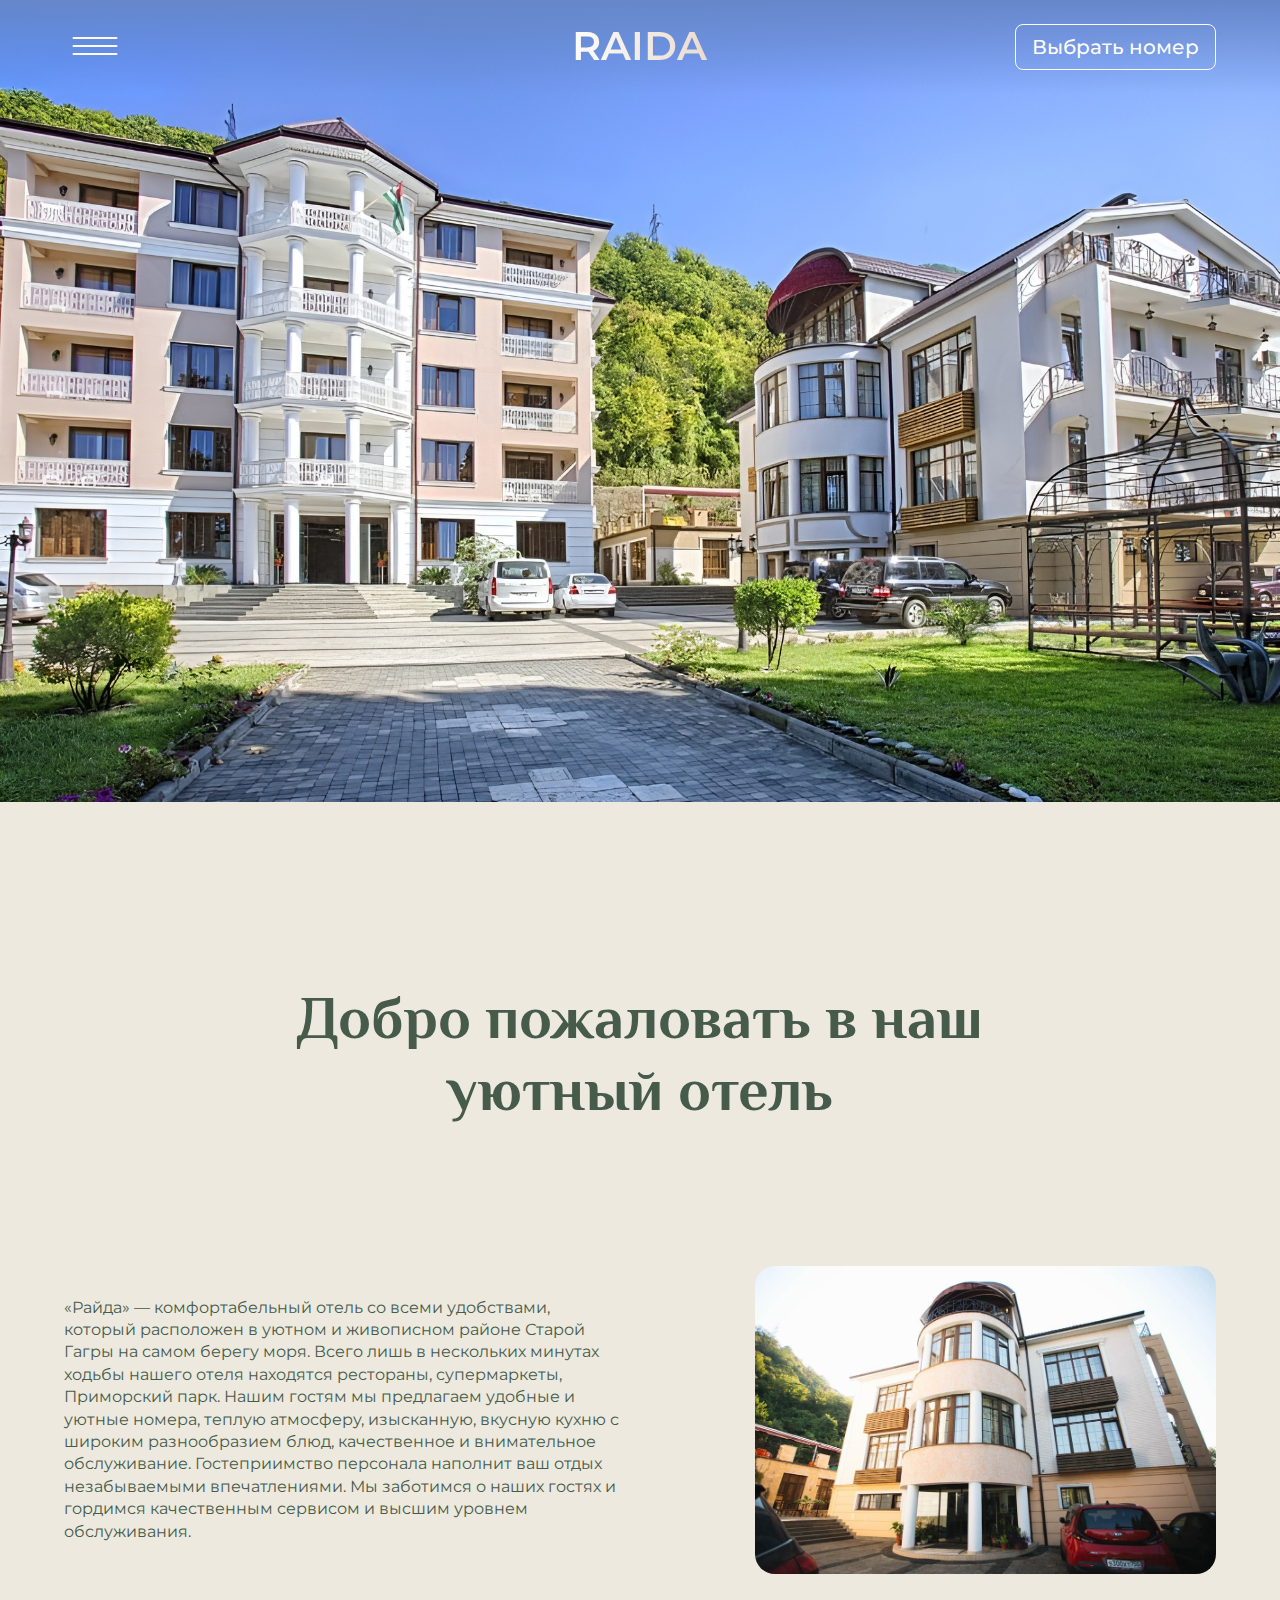
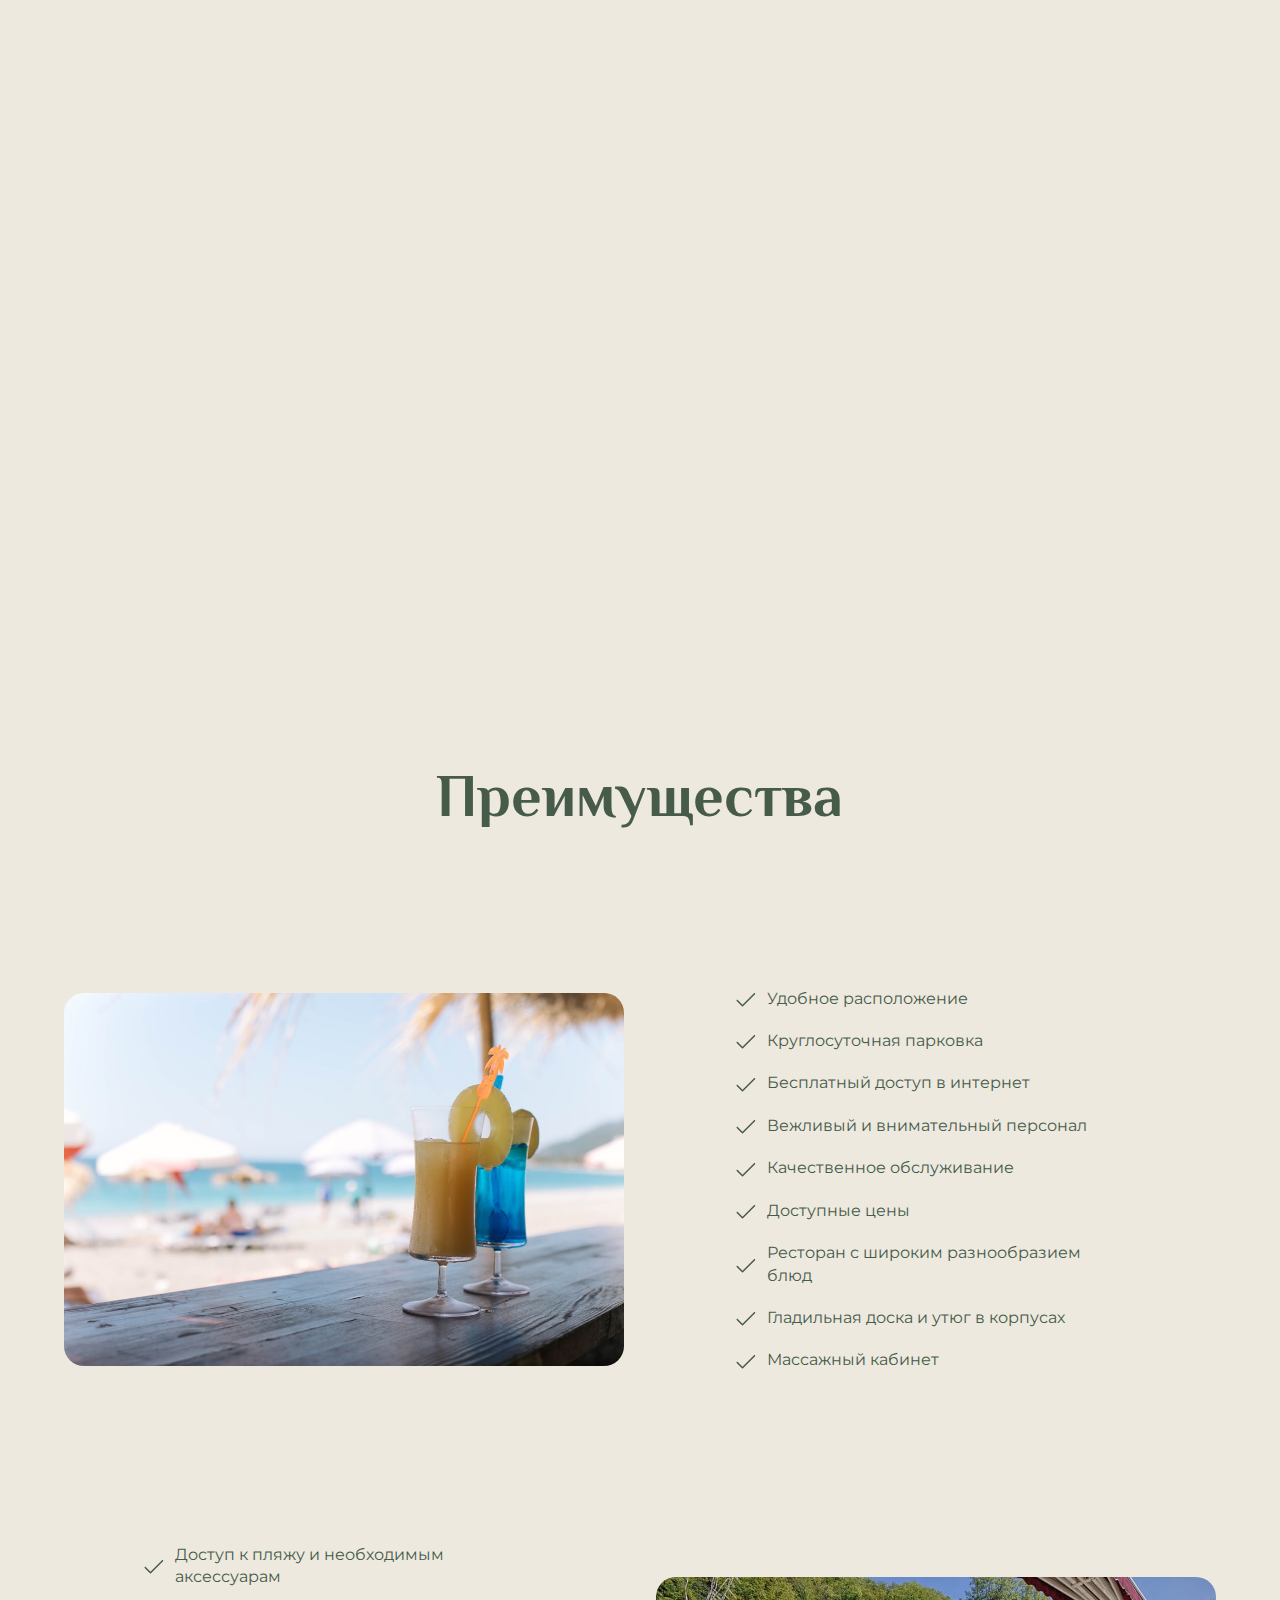
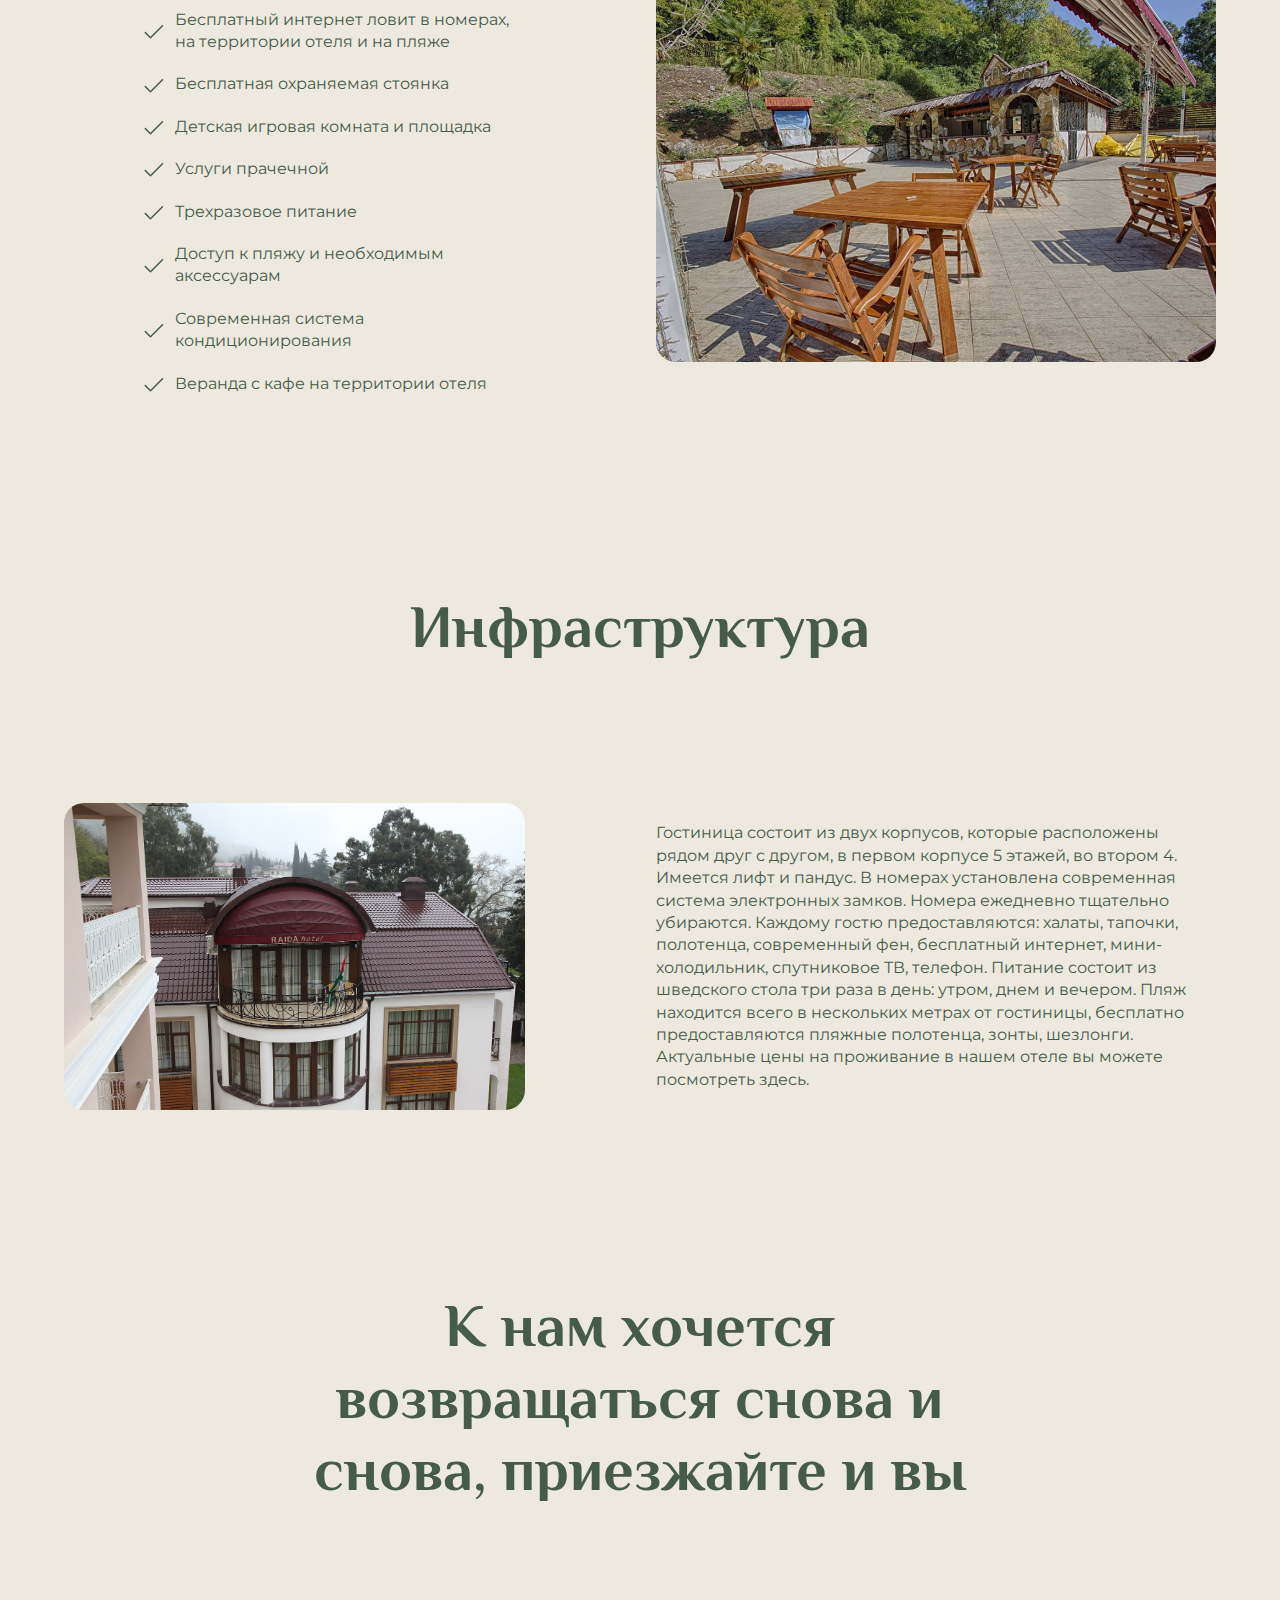
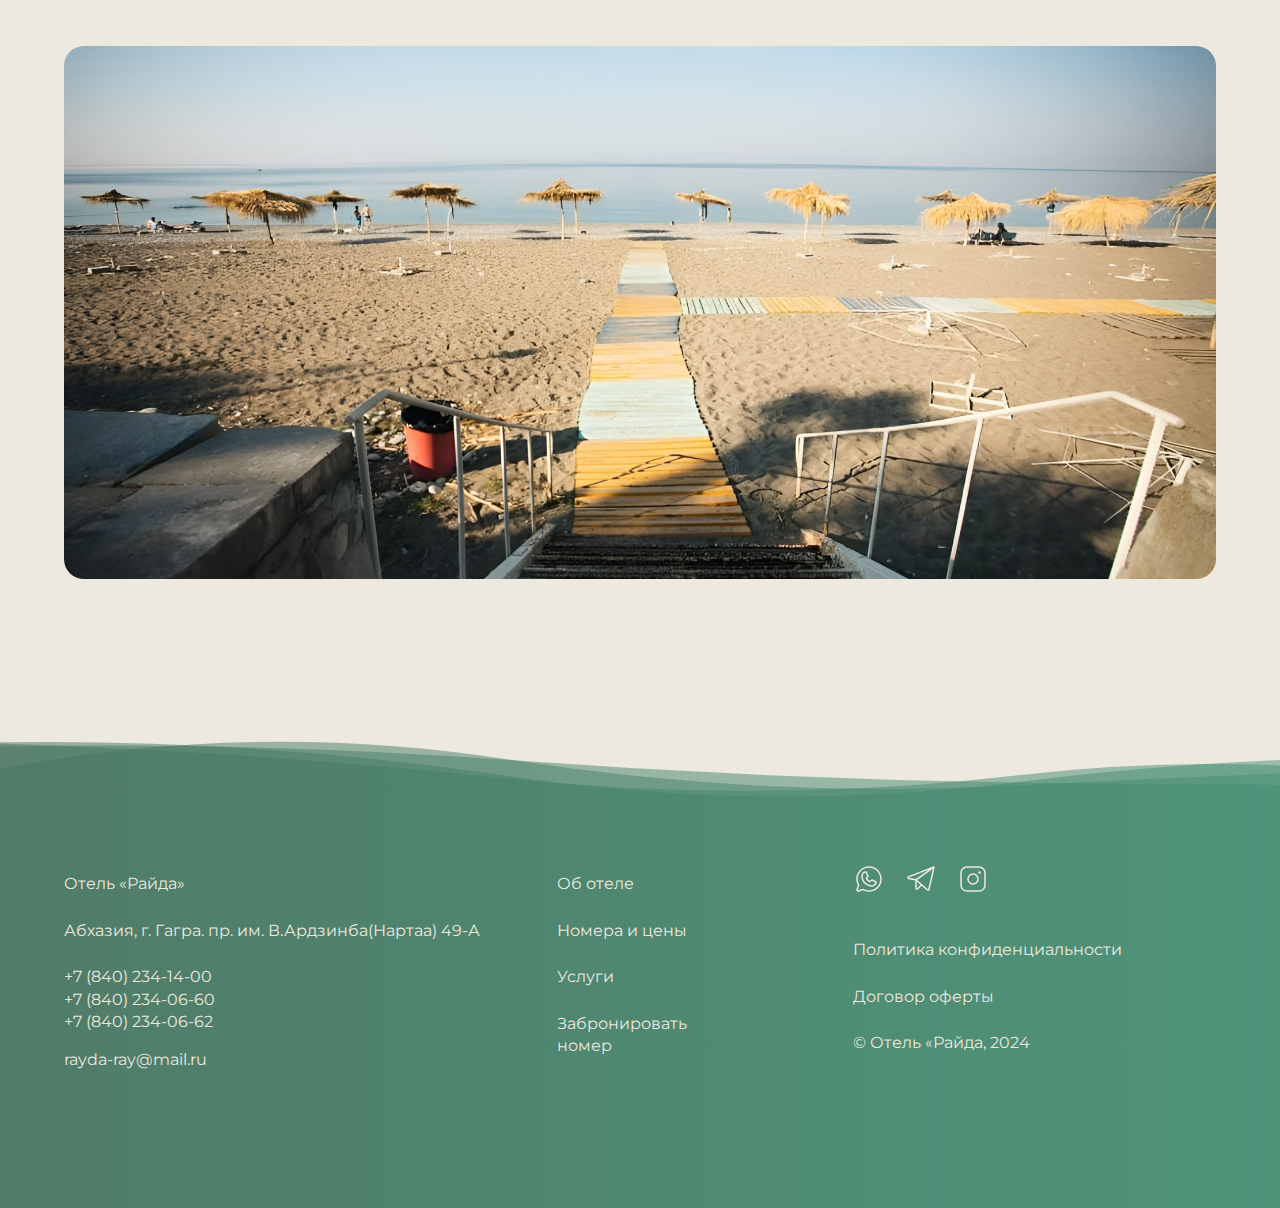
<file: about.html>
<!DOCTYPE html>
<html lang="ru">
  <head>
    <meta charset="UTF-8" />
    <meta name="viewport" content="width=device-width, initial-scale=1.0" />
    <link rel="stylesheet" href="./styles/index.css" />
    <title>Об отеле</title>
  </head>
  <body class="body">
    <div class="page">
      <header class="header header_page_about">
        <div class="header__upper header__upper_about">
          <h1 class="header__logo">
            <a href="/" class="header__logo-link">Raida</a>
          </h1>
          <a href="/rooms.html" class="header__link-button">Выбрать номер</a>
        </div>
        <div class="header__lower header__lower_page_about"></div>
      </header>
      <main class="about">
        <section class="about__section">
          <h2 class="title">Добро пожаловать в наш уютный отель</h2>
          <div class="about__six-col-left">
            <p class="about__text">
              «Райда» — комфортабельный отель со всеми удобствами, который
              расположен в уютном и живописном районе Старой Гагры на самом
              берегу моря. Всего лишь в нескольких минутах ходьбы нашего отеля
              находятся рестораны, супермаркеты, Приморский парк. Нашим гостям
              мы предлагаем удобные и уютные номера, теплую атмосферу,
              изысканную, вкусную кухню с широким разнообразием блюд,
              качественное и внимательное обслуживание. Гостеприимство персонала
              наполнит ваш отдых незабываемыми впечатлениями. Мы заботимся о
              наших гостях и гордимся качественным сервисом и высшим уровнем
              обслуживания.
            </p>
          </div>
          <div class="about__five-col-right about__col_mobile-second-row">
            <img
              class="about__img"
              src="./assets/images/about-1.png"
              alt="Hotel view"
            />
          </div>
        </section>
        <section class="about__section">
          <div class="about__eight-col">
            <div class="about__iframe">
              <iframe
                width="560"
                height="315"
                src="https://www.youtube.com/embed/PrcnD2nylHo?si=iWeFeeuq2TgIXoc3"
                title="YouTube video player"
                allow="accelerometer; autoplay; clipboard-write; encrypted-media; gyroscope; picture-in-picture"
                allowfullscreen
              ></iframe>
            </div>
          </div>
        </section>
        <section class="about__section">
          <h2 class="title">Преимущества</h2>
          <div class="about__six-col-left about__col_mobile-third-row">
            <img
              class="about__img"
              src="./assets/images/about-2.png"
              alt="Hotel view"
            />
          </div>
          <div class="about__four-col-right">
            <ul class="about__list">
              <li class="about__item">Удобное расположение</li>
              <li class="about__item">Круглосуточная парковка</li>
              <li class="about__item">Бесплатный доступ в интернет</li>
              <li class="about__item">Вежливый и внимательный персонал</li>
              <li class="about__item">Качественное обслуживание</li>
              <li class="about__item">Доступные цены</li>
              <li class="about__item">Ресторан с широким разнообразием блюд</li>
              <li class="about__item">Гладильная доска и утюг в корпусах</li>
              <li class="about__item">Массажный кабинет</li>
            </ul>
          </div>
          <div class="about__four-col-left">
            <ul class="about__list">
              <li class="about__item">
                Доступ к пляжу и необходимым аксессуарам
              </li>
              <li class="about__item">
                Бесплатный интернет ловит в номерах, на территории отеля и на
                пляже
              </li>
              <li class="about__item">Бесплатная охраняемая стоянка</li>
              <li class="about__item">Детская игровая комната и площадка</li>
              <li class="about__item">Услуги прачечной</li>
              <li class="about__item">Трехразовое питание</li>
              <li class="about__item">
                Доступ к пляжу и необходимым аксессуарам
              </li>
              <li class="about__item">Современная система кондиционирования</li>
              <li class="about__item">Веранда с кафе на территории отеля</li>
            </ul>
          </div>
          <div class="about__six-col-right">
            <img
              class="about__img"
              src="./assets/images/about-3.png"
              alt="Hotel view"
            />
          </div>
        </section>
        <section class="about__section">
          <h2 class="title">Инфраструктура</h2>
          <div class="about__five-col-left about__col_mobile-third-row">
            <img
              class="about__img"
              src="./assets/images/about-4.png"
              alt="Hotel view"
            />
          </div>
          <div class="about__six-col-right">
            <p class="about__text">
              Гостиница состоит из двух корпусов, которые расположены рядом друг
              с другом, в первом корпусе 5 этажей, во втором 4. Имеется лифт и
              пандус. В номерах установлена современная система электронных
              замков. Номера ежедневно тщательно убираются. Каждому гостю
              предоставляются: халаты, тапочки, полотенца, современный фен,
              бесплатный интернет, мини-холодильник, спутниковое ТВ, телефон.
              Питание состоит из шведского стола три раза в день: утром, днем и
              вечером. Пляж находится всего в нескольких метрах от гостиницы,
              бесплатно предоставляются пляжные полотенца, зонты, шезлонги.
              Актуальные цены на проживание в нашем отеле вы можете посмотреть
              здесь.
            </p>
          </div>
        </section>
        <section class="about__section">
          <h2 class="title">
            К нам хочется возвращаться снова и снова, приезжайте и вы
          </h2>
          <div class="about__twelve-col">
            <img
              class="about__img"
              src="./assets/images/about-5.jpeg"
              alt="Hotel view"
            />
          </div>
        </section>
      </main>
      <footer class="footer">
        <div class="footer__block footer__block_type_contacts">
          <p class="footer__text">Отель «Райда»</p>
          <p class="footer__text">
            <a
              href="https://yandex.ru/maps/org/rayda/1305328607/?ll=40.243312%2C43.318070&z=13"
              target="_blank"
              rel
              nofollow
              class="footer__contact-link"
              >Абхазия, г. Гагра. пр. им. В.Ардзинба(Нартаа) 49-А</a
            >
          </p>
          <p class="footer__text_phones">
            <a class="footer__contact-link" href="tel:+78402341400"
              >+7 (840) 234-14-00</a
            >
            <a class="footer__contact-link" href="tel:+78402340660"
              >+7 (840) 234-06-60</a
            >
            <a class="footer__contact-link" href="tel:+78402340662"
              >+7 (840) 234-06-62</a
            >
          </p>
          <p class="footer__text">
            <a class="footer__contact-link" href="mailto:rayda-ray@mail.ru"
              >rayda-ray@mail.ru</a
            >
          </p>
        </div>
        <div class="footer__block footer__block_type_links">
          <a href="/about.html" class="footer__navlink">Об отеле</a>
          <a href="/rooms.html" class="footer__navlink">Номера и цены</a>
          <a href="/services.html" class="footer__navlink">Услуги</a>
          <a href="/booking.html" class="footer__navlink"
            >Забронировать номер</a
          >
        </div>
        <div class="footer__block footer__block_type_documents">
          <a href="/" class="footer__navlink">Политика конфиденциальности</a>
          <a href="/" class="footer__navlink">Договор оферты</a>
          <p class="footer__text">© Отель «Райда, 2024</p>
        </div>
        <div class="footer__block footer__block_type_social">
          <a
            href="https://wa.me/79409050505?text=Меня%20интересует%20аренда%20номера%20в%20вашей%20гостинице"
            target="_blank"
            rel
            nofollow
            class="footer__link"
          >
            <div class="contact__icon contact__icon_whatsapp-light"></div>
          </a>
          <a
            href="https://t.me/hotelrayda"
            target="_blank"
            rel
            nofollow
            class="footer__link"
          >
            <div class="contact__icon contact__icon_telegram-light"></div>
          </a>
          <a
            href="https://www.instagram.com/hotel_rayda?igsh=bXM2eWwwNW5hZTI4"
            target="_blank"
            rel
            nofollow
            class="footer__link"
          >
            <div class="contact__icon contact__icon_instagram-light"></div>
          </a>
        </div>
      </footer>
      <div id="menu" class="menu">
        <div class="menu__header">
          <h1 class="menu__logo">
            <a href="/" class="menu__logo-link">Raida</a>
          </h1>
        </div>
        <div class="menu__sidebar">
          <h1 class="menu__sidebar-logo">
            <a href="/" class="menu__sidebar-logo-link">Raida</a>
          </h1>
          <div class="menu__contacts">
            <p class="menu__text">
              <a
                href="https://yandex.ru/maps/org/rayda/1305328607/?ll=40.243312%2C43.318070&z=13"
                target="_blank"
                rel
                nofollow
                class="menu__contact-link"
              >
                Абхазия, г. Гагра. пр. им. В.Ардзинба(Нартаа) 49-А
              </a>
            </p>
            <p class="menu__text_phones">
              <a class="menu__contact-link" href="tel:+78402341400"
                >+7 (840) 234-14-00</a
              >
              <a class="menu__contact-link" href="tel:+78402340660"
                >+7 (840) 234-06-60</a
              >
              <a class="menu__contact-link" href="tel:+78402340662"
                >+7 (840) 234-06-62</a
              >
            </p>
            <p class="menu__text">
              <a class="menu__contact-link" href="mailto:rayda-ray@mail.ru"
                >rayda-ray@mail.ru</a
              >
            </p>
            <div class="menu__social">
              <a
                href="https://wa.me/79409050505?text=Меня%20интересует%20аренда%20номера%20в%20вашей%20гостинице"
                target="_blank"
                rel
                nofollow
                class="menu__social-link"
                ><div class="menu__icon contact__icon_whatsapp-light"></div
              ></a>
              <a
                href="https://t.me/hotelrayda"
                target="_blank"
                rel
                nofollow
                class="menu__social-link"
                ><div class="menu__icon contact__icon_telegram-light"></div
              ></a>
              <a
                href="https://www.instagram.com/hotel_rayda?igsh=bXM2eWwwNW5hZTI4"
                target="_blank"
                rel
                nofollow
                class="menu__social-link"
                ><div class="menu__icon contact__icon_instagram-light"></div
              ></a>
            </div>
            <p class="menu__text">Связаться с нами</p>
          </div>
        </div>
        <div class="menu__body">
          <nav class="menu__nav">
            <ul class="menu__list">
              <li class="menu__item">
                <a href="/about.html" class="menu__link">
                  <span>Об отеле</span>
                  <div class="menu__link-button-container">
                    <img
                      src="./assets/icons/arrow-right-short-green.svg"
                      alt="Arrow icon"
                      class="menu__link-button menu__link-button_short"
                    />
                    <div class="menu__button-circle"></div>
                  </div>
                </a>
              </li>
              <li class="menu__item">
                <a href="/rooms.html" class="menu__link">
                  <span>Номера и цены</span>
                  <div class="menu__link-button-container">
                    <img
                      src="./assets/icons/arrow-right-short-green.svg"
                      alt="Arrow icon"
                      class="menu__link-button menu__link-button_short"
                    />
                    <div class="menu__button-circle"></div>
                  </div>
                </a>
              </li>
              <li class="menu__item">
                <a href="/services.html" class="menu__link">
                  <span>Услуги</span>
                  <div class="menu__link-button-container">
                    <img
                      src="./assets/icons/arrow-right-short-green.svg"
                      alt="Arrow icon"
                      class="menu__link-button menu__link-button_short"
                    />
                    <div class="menu__button-circle"></div>
                  </div>
                </a>
              </li>
              <li class="menu__item">
                <a href="/booking.html" class="menu__link">
                  <span>Забронировать номер</span>
                  <div class="menu__link-button-container">
                    <img
                      src="./assets/icons/arrow-right-short-green.svg"
                      alt="Arrow icon"
                      class="menu__link-button menu__link-button_short"
                    />
                    <div class="menu__button-circle"></div>
                  </div>
                </a>
              </li>
            </ul>
          </nav>
        </div>
      </div>
      <div data-menu-target="#menu" class="header__ham-menu">
        <span></span>
        <span></span>
        <span></span>
      </div>
    </div>
  </body>
  <script src="./scripts/menu.js"></script>
</html>
</file>
<file: styles/index.css>
@import url(./global.css);
@import url(./normalize.css);
@import url(../fonts/fonts.css);
@import url(./blocks/body.css);
@import url(./blocks/page.css);
@import url(./blocks/title.css);
@import url(./blocks/subtitle.css);
@import url(./blocks/header.css);
@import url(./blocks/info.css);
@import url(./blocks/link.css);
@import url(./blocks/cards.css);
@import url(./blocks/rooms.css);
@import url(./blocks/room-details.css);
@import url(./blocks/services-home.css);
@import url(./blocks/service.css);
@import url(./blocks/contact.css);
@import url(./blocks/welcome.css);
@import url(./blocks/gallery.css);
@import url(./blocks/reviews.css);
@import url(./blocks/footer.css);
@import url(./blocks/splide.css);
@import url(./blocks/rooms-upper.css);
@import url(./blocks/rooms-building.css);
@import url(./blocks/about.css);
@import url(./blocks/services.css);
@import url(./blocks/menu.css);
@import url(./blocks/booking.css);
@import url(./blocks/flatpickr.css);
@import url(./blocks/custom-select.css);
@import url(./blocks/guests-dropdown.css);
@import url(./blocks/scroll.css);
</file>
